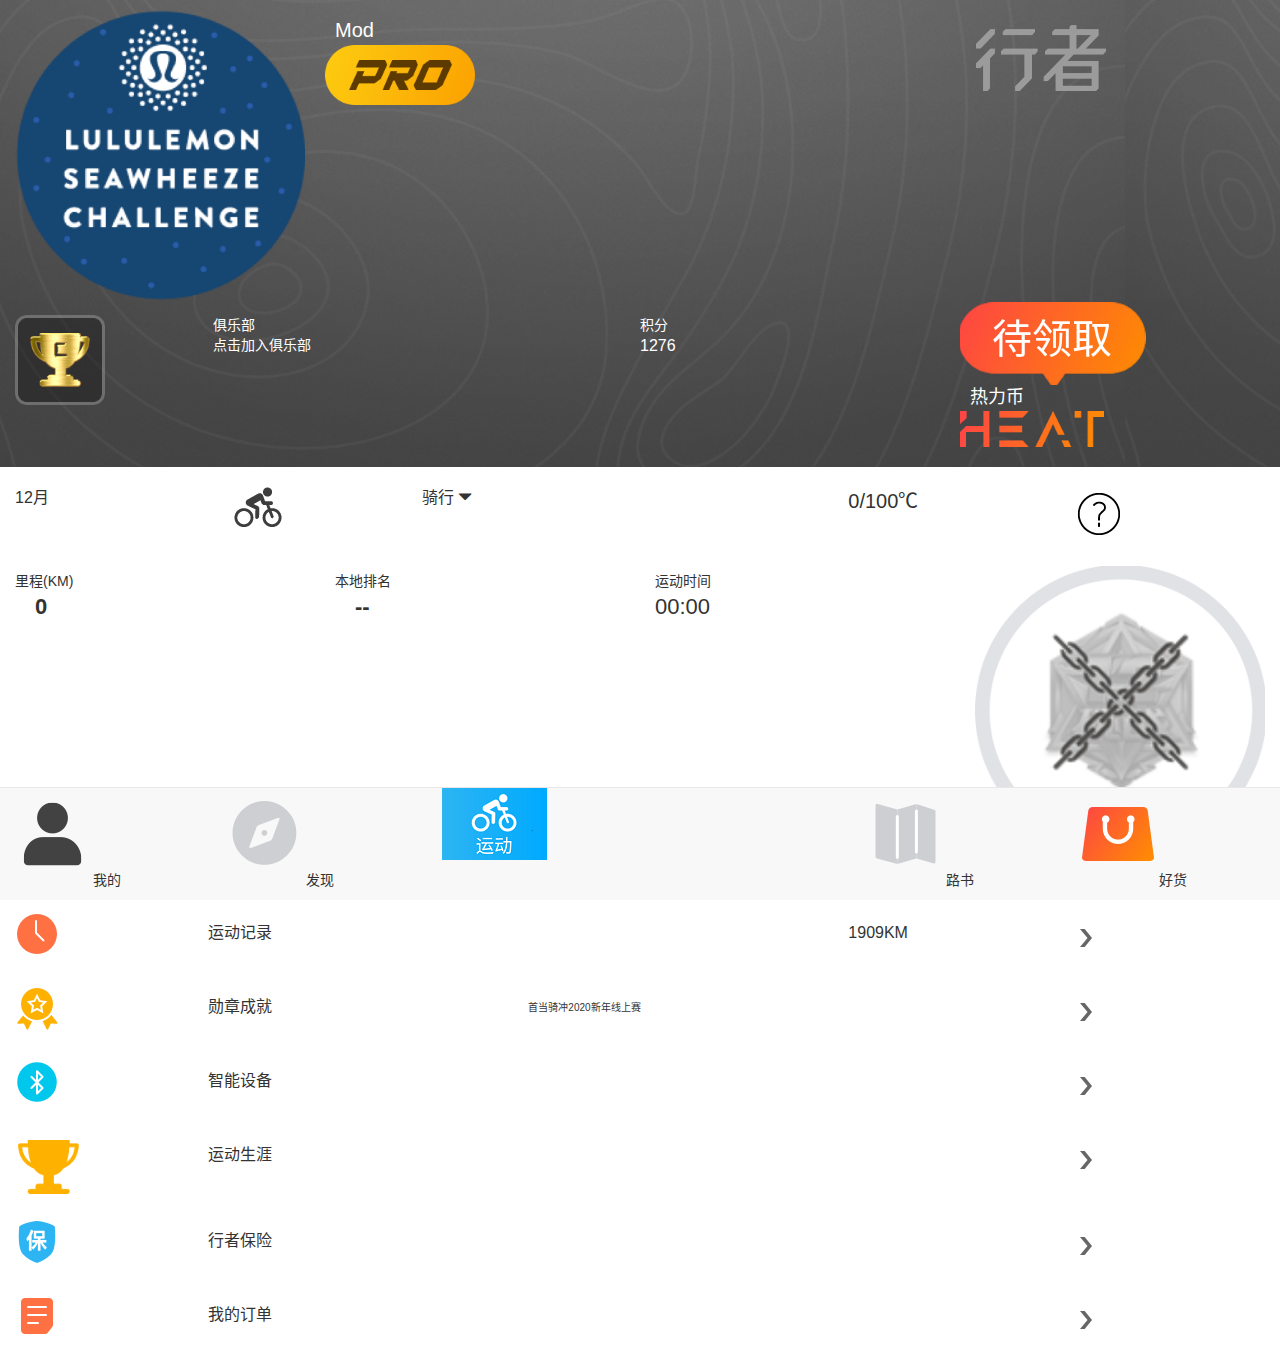
<file: index.html>
﻿<!DOCTYPE html>
<html lang="zh-CN">
	<head>
		<meta charset="utf-8">
		<meta http-equiv="X-UA-Compatible" content="IE=edge">
		<meta name="viewport" content="width=device-width, initial-scale=1">
		<title>行者</title>
		<!-- Bootstrap -->
		<link href="css/bootstrap.css" rel="stylesheet">
		<link rel="stylesheet" href="./css/style.css">
		<!-- HTML5 shim and Respond.js for IE8 support of HTML5 elements and media queries -->
		<!-- WARNING: Respond.js doesn't work if you view the page via file:// -->
		<!--[if lt IE 9]>
		<script src="js/html5shiv.min.js"></script>
		<script src="js/respond.min.js"></script>
		<![endif]-->
	</head>
	<body>
		<div class="container-fluid" style="background:url(./images/ic_mine_top_bg.png);">
			<div class="row"style="margin-top: 10px;">
				<div class="col-xs-3 col-xs-offset-1"style=" margin-left:0px; ">
					<img class="img-responsive"src="./images/medal_default_light.png" alt="">
				</div>
				<div class="col-xs-3"style="margin-top: 6px;">
					<span style="color: white;font-size: 20px;">Mod</span>
					<img style="margin-left: -10px;"class="img-responsive"src="./images/ic_share_pro_template_pro.png" alt="">
				</div>
				<div class="col-xs-2 col-xs-offset-3" style="margin-top: 15px;">
					<img class="img-responsive"src="./images/share_footer.png" alt="">
				</div>
			</div>
			<div class="row">
				<div class="col-xs-2"style="margin-top: 15px;">
					<img class="img-responsive"src="./images/ic_club_pro.png" alt="">
				</div>
				<div class="col-xs-4" style="margin-left: -15px;margin-top: 15px;">
					<span style="color: white;">俱乐部</span><br>
					<span style="color: white; font-size: 14px;">点击加入俱乐部</span>
				</div>
				<div class="col-xs-3"style="margin-top: 15px;">
					<span style="color: white;">积分</span><br>
					<span style="color: white; font-size: 16px;">1276</span>
				</div>
				<div class="col-xs-3">
					<img class="img-responsive"src="./images/ic_heat_coin_receive.png" alt="">
					<span style="color: white;margin-left: 10px; font-size: 18px;">热力币</span>
					<img class="img-responsive"src="./images/ic_heat.png" alt=""><br>
				</div>
			</div>
			
		</div>
		<div class="container-fluid mb ">
		    <div class="row mt">
				<div class="col-xs-2 fz mt">
					<span>12月</span>
				</div>
				<div class="col-xs-2">
					<img class="img-responsive "src="./images/history_type_cycling.png" alt="">
				</div>
				<div class="col-xs-3 mt fz" style="margin-left: -20px;">
					<span>骑行</span>&nbsp<span class="glyphicon glyphicon-triangle-bottom small" aria-hidden="true"></span>
				</div>
				<div class="col-xs-2 mt dfz col-xs-offset-1">
					<span>0/100℃</span>
				</div>
				<div class="col-xs-2 mt5"style="margin-left:5px;">
					<img class="img-responsive"src="./images/equip_00.png" alt="">
				</div>
			</div>
			<div class="row mf">
				<div class="col-xs-3 mt5">
					<span>里程(KM)</span><br>
					<span class="licheng">0</span>
				</div>
				<div class="col-xs-3 mt5">
					<span>本地排名</span><br>
					<span class="licheng">--</span>
				</div>
				<div class="col-xs-3 mt5">
					<span>运动时间</span><br>
					<span style="font-size: 22px;">00:00</span>
				</div>
				<div class="col-xs-3">
					<img class="img-responsive"src="./images/Screenshot_20191222-0924011.png" alt="">
				</div>
			</div>
			<div class="row " style="margin-top: 15px;">
				<div class="col-xs-12">
					<img class="img-responsive"src="./images/2019-12-23 102846.png" alt="">
				</div>
			</div>
		</div>
		<div class="container-fluid">
			<div class="row "style="margin-top: 15px;">
				<div class="col-xs-2">
					<img class="img-responsive "src="./images/ic_mine_history.png" alt="">
				</div>
				<div class="col-xs-3 mt fz"style="margin-left: -20px;">
					<span>运动记录</span>
				</div>	
				<div class="col-xs-2 col-xs-offset-3 mt fz">
					<span>1909KM</span>
				</div>
				<div class="col-xs-2">
					<img class="img-responsive"src="./images/balloon_disclosure.png" alt="">
				</div>
			</div>
			<div class="row mf">
				<div class="col-xs-2">
					<img class="img-responsive "src="./images/ic_mine_medal.png" alt="">
				</div>
				<div class="col-xs-3 mt fz"style="margin-left: -20px;">
					<span>勋章成就</span>
				</div>	
				<div class="col-xs-5  xfz">
					<span class="text-center">首当骑冲2020新年线上赛</span>	
				</div>
				<div class="col-xs-2">
					<img class="img-responsive"src="./images/balloon_disclosure.png" alt="">
				</div>
			</div>
			<div class="row mf">
				<div class="col-xs-2">
					<img class="img-responsive "src="./images/ic_mine_smart_device.png" alt="">
				</div>
				<div class="col-xs-3 mt fz"style="margin-left: -20px;">
					<span>智能设备</span>
				</div>	
				<div class="col-xs-2 col-xs-offset-5">
					<img class="img-responsive"src="./images/balloon_disclosure.png" alt="">
				</div>
			</div>
			<div class="row mf">
				<div class="col-xs-2">
					<img class="img-responsive "src="./images/ic_mine_career.png" alt="">
				</div>
				<div class="col-xs-3 mt fz"style="margin-left: -20px;">
					<span>运动生涯</span>
				</div>	
				<div class="col-xs-2 col-xs-offset-5">
					<img class="img-responsive"src="./images/balloon_disclosure.png" alt="">
				</div>
			</div>
			<div class="row mf">
				<div class="col-xs-2">
					<img class="img-responsive "src="./images/ic_mine_insurance.png" alt="">
				</div>
				<div class="col-xs-3 mt fz"style="margin-left: -20px;">
					<span>行者保险</span>
				</div>	
				<div class="col-xs-2 col-xs-offset-5">
					<img class="img-responsive"src="./images/balloon_disclosure.png" alt="">
				</div>
			</div>
			<div class="row mf ">
				<div class="col-xs-2">
					<img class="img-responsive "src="./images/ic_mine_order.png" alt="">
				</div>
				<div class="col-xs-3 mt fz"style="margin-left: -20px;">
					<span>我的订单</span>
				</div>	
				<div class="col-xs-2 col-xs-offset-5">
					<img class="img-responsive" src="./images/balloon_disclosure.png" alt="">
				</div>
			</div>
		</div>	
		<nav class="navbar navbar-default navbar-fixed-bottom">
			<div class="container-fluid">
				<div class="row">
					<div class="col-xs-2 mt">
						<a href="#"><img class="img-responsive"src="./images/tabbar_user_sel.png" alt=""></a>
						<p class="text-center">我的</p>
					</div>
					<div class="col-xs-2 mt">
						<a href="./discover.html"><img class="img-responsive"src="./images/tabbar_discover_nor.png" alt=""></a> 
						<p class="text-center">发现</p>
					</div>						
					<div class="col-xs-4">
						<a href="./sport.html"><img class="img-responsive"src="./images/sport.png" alt=""></a>
					</div>
					<div class="col-xs-2 mt">
						<a href="./lushu.html"><img class="img-responsive"src="./images/tabbar_lushu_nor.png" alt=""></a>
						<p class="text-center">路书</p>
					</div>
					<div class="col-xs-2 mt">
						<img class="img-responsive"src="./images/tabbar_goods_nor.png" alt="">
						<p class="text-center">好货</p>
					</div>
				</div>
			</div>
		</nav>
		
		<!-- jQuery (necessary for Bootstrap's JavaScript plugins)-->
		<script src="js/jquery.min.js"></script>
		<!-- Include all compiled plugins (below), or include individual files as needed -->
		<script src="js/bootstrap.min.js"></script>
	</body>
</html>
</file>
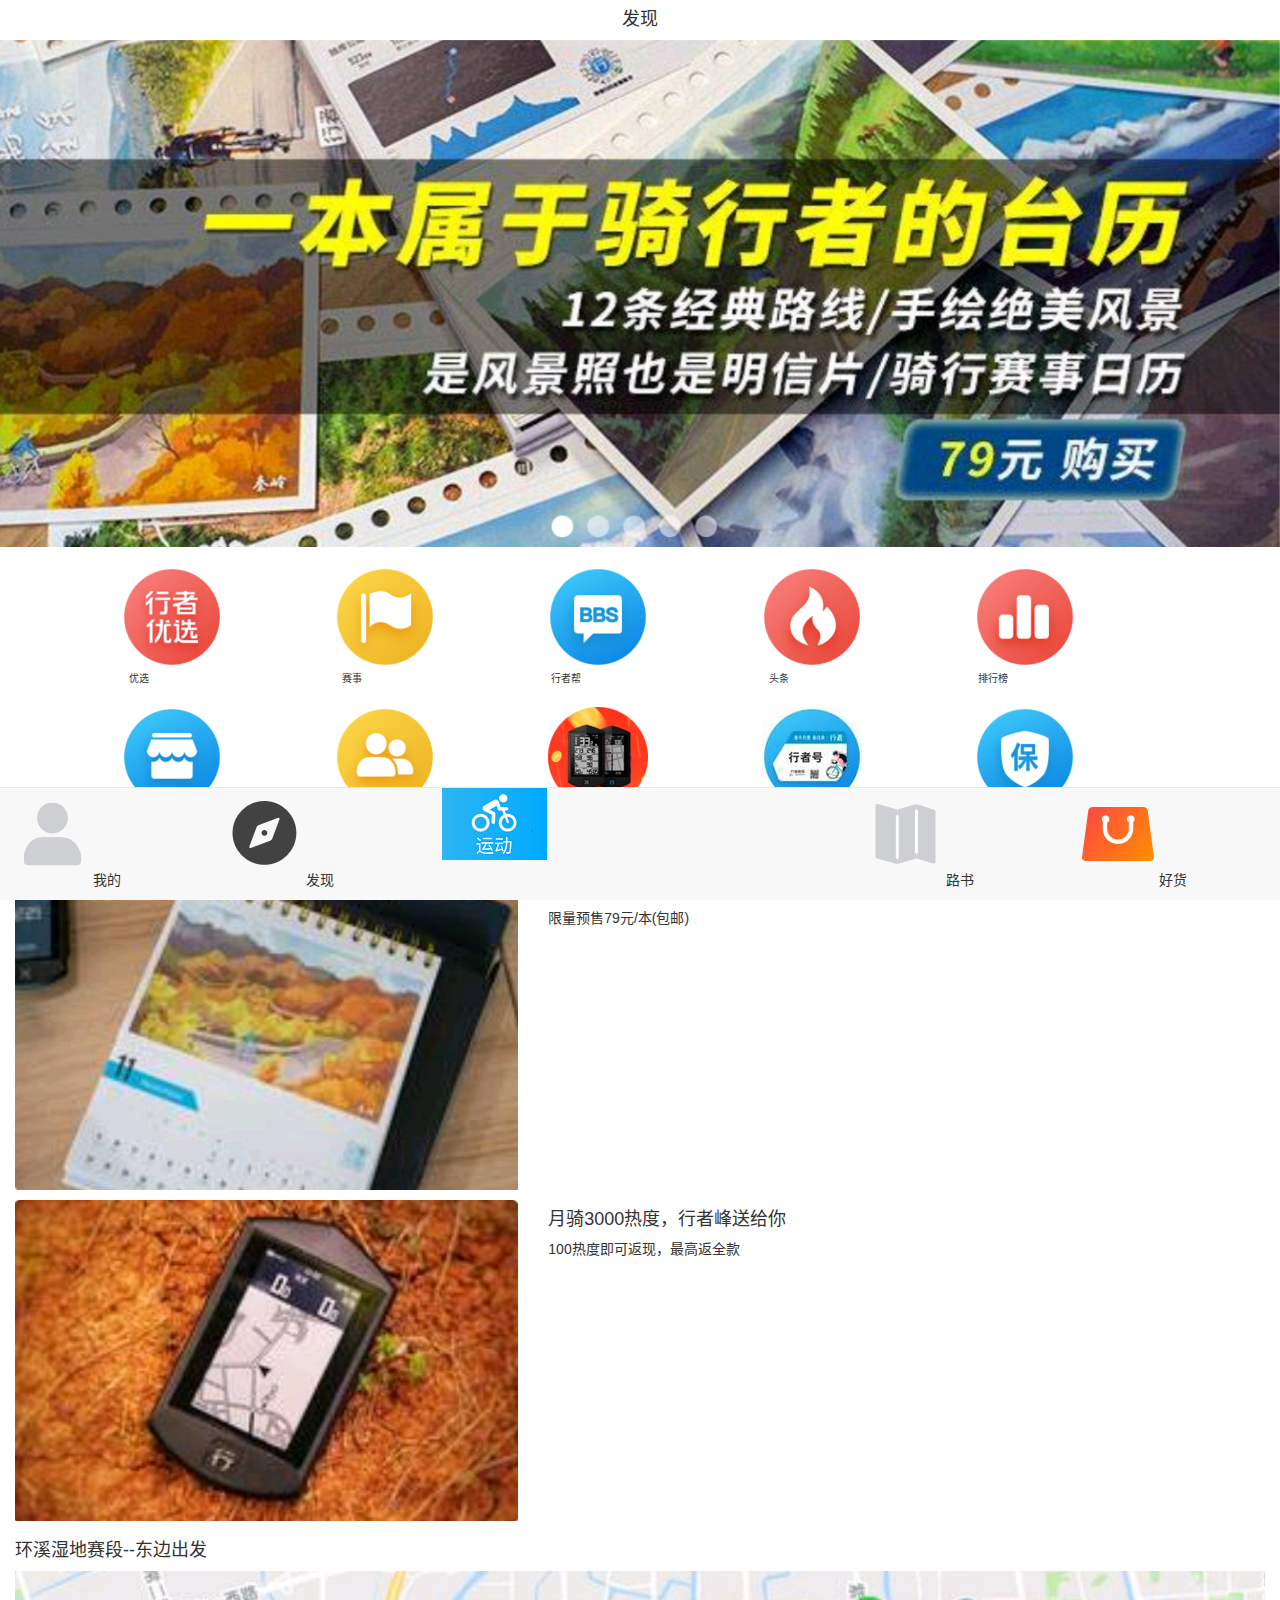
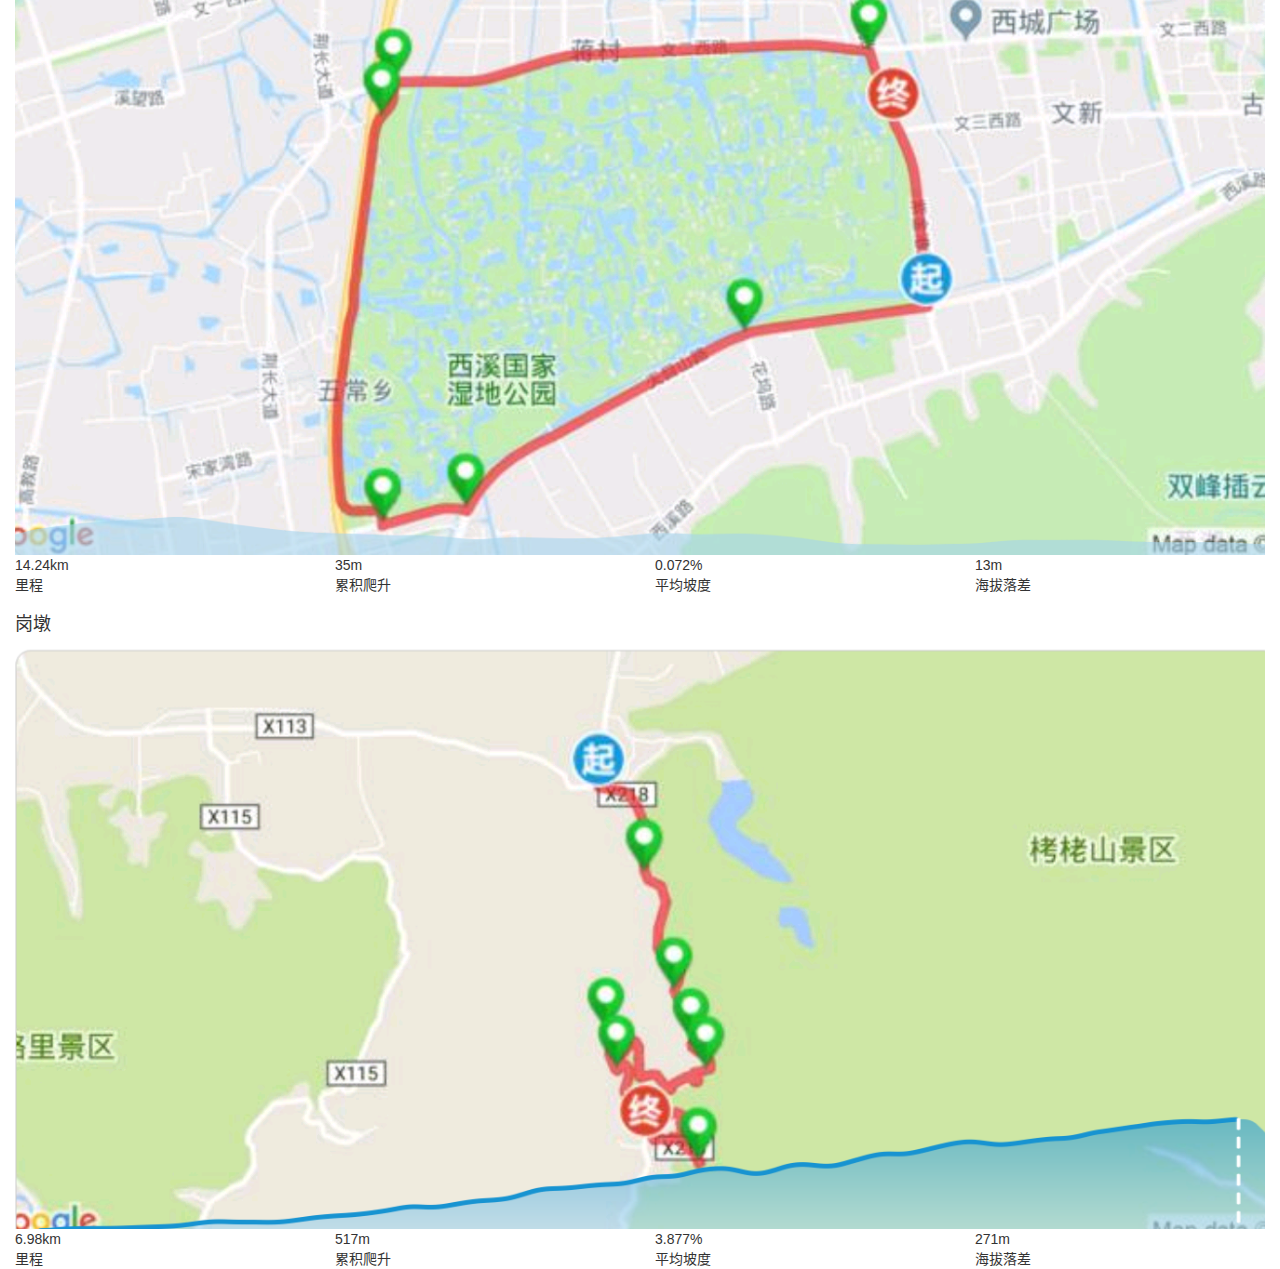
<file: discover.html>
<!DOCTYPE html>
<html lang="zh-CN">
	<head>
		<meta charset="utf-8">
		<meta http-equiv="X-UA-Compatible" content="IE=edge">
		<meta name="viewport" content="width=device-width, initial-scale=1">
		<title>行者</title>
		<!-- Bootstrap -->
		<link href="css/bootstrap.css" rel="stylesheet">
		<link rel="stylesheet" href="./css/style.css">
		<!-- HTML5 shim and Respond.js for IE8 support of HTML5 elements and media queries -->
		<!-- WARNING: Respond.js doesn't work if you view the page via file:// -->
		<!--[if lt IE 9]>
		<script src="js/html5shiv.min.js"></script>
		<script src="js/respond.min.js"></script>
		<![endif]-->
	</head>
	<body>
		<div class="container-fluid">
			<div class="row">			
				<div class="col-xs-12">
					<h4 class="text-center">发现</h4>
				</div>			
			</div>
		</div>
		<div id="carousel-example-generic" class="carousel slide bb" data-ride="carousel">
			<div class="carousel-inner" role="listbox">
				<div class="item active">
					<img src="./images/lb1.png" alt="...">
				</div>
				<div class="item">
					<img src="./images/lb2.png" alt="...">
				</div>
				<div class="item">
					<img src="./images/lb3.png" alt="...">
				</div>
				<div class="item">
					<img src="./images/lb4.png" alt="...">
				</div>
				<div class="item">
					<img src="./images/lb5.png" alt="...">
				</div>
			</div>  
		</div>
		<div class="container-fluid">
			<div class="row mf">
				<div class="col-xs-2 col-xs-offset-1">
					<img class="img-responsive"src="./images/4sdje5fqvnbq2rnwrtoz0lb7b0.png" alt="">
					<span style="margin-left: 7px;font-size: 10px;">优选</span>
				</div>
				<div class="col-xs-2">
					<img class="img-responsive"src="./images/5ftnvsc09enrgsnpriubi45rb0.png" alt="">
					<span style="margin-left: 7px;font-size: 10px;">赛事</span>
				</div>
				<div class="col-xs-2">
					<img class="img-responsive"src="./images/3h488lplzhrwvof4qieawt43f0.png" alt="">
					<span style="margin-left: 3px;font-size: 10px;">行者帮</span>
				</div>
				<div class="col-xs-2">
					<img class="img-responsive"src="./images/6259000l8lstreex1wznratjl0.png" alt="">
					<span style="margin-left: 7px;font-size: 10px;">头条</span>
				</div>
				<div class="col-xs-2">
					<img class="img-responsive"src="./images/qrvj2vo1oi7jm4695srm6mjm0.png" alt="">
					<span style="margin-left: 3px;font-size: 10px;">排行榜</span>
				</div>
			
			</div>
			<div class="row mf">
				<div class="col-xs-2 col-xs-offset-1">
					<img class="img-responsive"src="./images/21exy41ddhxmm9t02jsrcwuwl0.png" alt="">
					<span style="margin-left: 7px;font-size: 10px;">门店</span>
				</div>
				<div class="col-xs-2">
					<img class="img-responsive"src="./images/2aie7d8tghgrzrcxn5d9t5x8x0.png" alt="">
					<span style="margin-left: 7px;font-size: 10px;">约伴</span>
				</div>
				<div class="col-xs-2">
					<img class="img-responsive"src="./images/2vpvo0wddos56mivnyvbeqf2g0.png" alt="">
					<span style="margin-left: 7px;font-size: 10px;">峰表</span>
				</div>
				<div class="col-xs-2">
					<img class="img-responsive"src="./images/3lzvomktstvqtmq204ldk6v250.png" alt="">
					<span style="margin-left: 7px;font-size: 10px;">车牌</span>
				</div>
				<div class="col-xs-2">
					<img class="img-responsive"src="./images/444wm76h1790ozi5g0uzx0ghk0.png" alt="">
					<span style="margin-left: 7px;font-size: 10px;">保障</span>
				</div>
			
			</div>
			<div class="row " style="margin-top: 15px;">
				<div class="col-xs-12">
					<img class="img-responsive"src="./images/2019-12-23 102846.png" alt="">
				</div>
			</div>
		</div>
		<div class="container-fluid">
			<div class="row mt">
				<div class="col-xs-5">
					<img class="img-responsive"src="./images/Screenshot_20191222-092416.png" alt="">
				</div>
				<div class="col-xs-7">
					<h4>这是一本真正属于骑行者的台历</h4>
					<span>限量预售79元/本(包邮)</span>
				</div>
			</div>
			<div class="row mt">
				<div class="col-xs-5">
					<img class="img-responsive"src="./images/Screenshot_20191222-0924116.png" alt="">
				</div>
				<div class="col-xs-7">
					<h4>月骑3000热度，行者峰送给你</h4>
					<span>100热度即可返现，最高返全款</span>
				</div>
			</div>
			<div class="row mt">
				<div class="col-xs-12">
					<h4>环溪湿地赛段--东边出发</h4>					
				</div>			
				<div class="col-xs-12">
					<img class="img-responsive"src="./images/Screenshot_20191223-154727.png" alt="">
				</div>
				<div class="col-xs-3">
					<span>14.24km</span><br>
					<span>里程</span>
				</div>
				<div class="col-xs-3">
					<span>35m</span><br>
					<span>累积爬升</span>
				</div>
				<div class="col-xs-3">
					<span>0.072%</span><br>
					<span>平均坡度</span>
				</div>
				<div class="col-xs-3">
					<span>13m</span><br>
					<span>海拔落差</span>
				</div>
			</div>
			<div class="row mt">
				<div class="col-xs-12">
					<h4>岗墩</h4>					
				</div>			
				<div class="col-xs-12">
					<img class="img-responsive"src="./images/Screenshot_20191223-1514727.png" alt="">
				</div>
				<div class="col-xs-3">
					<span>6.98km</span><br>
					<span>里程</span>
				</div>
				<div class="col-xs-3">
					<span>517m</span><br>
					<span>累积爬升</span>
				</div>
				<div class="col-xs-3">
					<span>3.877%</span><br>
					<span>平均坡度</span>
				</div>
				<div class="col-xs-3">
					<span>271m</span><br>
					<span>海拔落差</span>
				</div>
			</div>
		</div>
		<nav class="navbar navbar-default navbar-fixed-bottom">
			<div class="container-fluid">
				<div class="row">
					<div class="col-xs-2 mt">
						<a href="./index.html"><img class="img-responsive"src="./images/tabbar_user_nor.png" alt=""></a>
						<p class="text-center">我的</p>
					</div>
					<div class="col-xs-2 mt">
						<a href="./discover.html"><img class="img-responsive"src="./images/tabbar_discover_sel.png" alt=""></a> 
						<p class="text-center">发现</p>
					</div>						
					<div class="col-xs-4">
						<a href="./sport.html"><img class="img-responsive"src="./images/sport.png" alt=""></a>
					</div>
					<div class="col-xs-2 mt">
						<a href="./lushu.html"><img class="img-responsive"src="./images/tabbar_lushu_nor.png" alt=""></a>
						<p class="text-center">路书</p>
					</div>
					<div class="col-xs-2 mt">
						<img class="img-responsive"src="./images/tabbar_goods_nor.png" alt="">
						<p class="text-center">好货</p>
					</div>
				</div>
			</div>
		</nav>
		<!-- jQuery (necessary for Bootstrap's JavaScript plugins)-->
		<script src="js/jquery.min.js"></script>
		<!-- Include all compiled plugins (below), or include individual files as needed -->
		<script src="js/bootstrap.min.js"></script>
	</body>
</html>
</file>
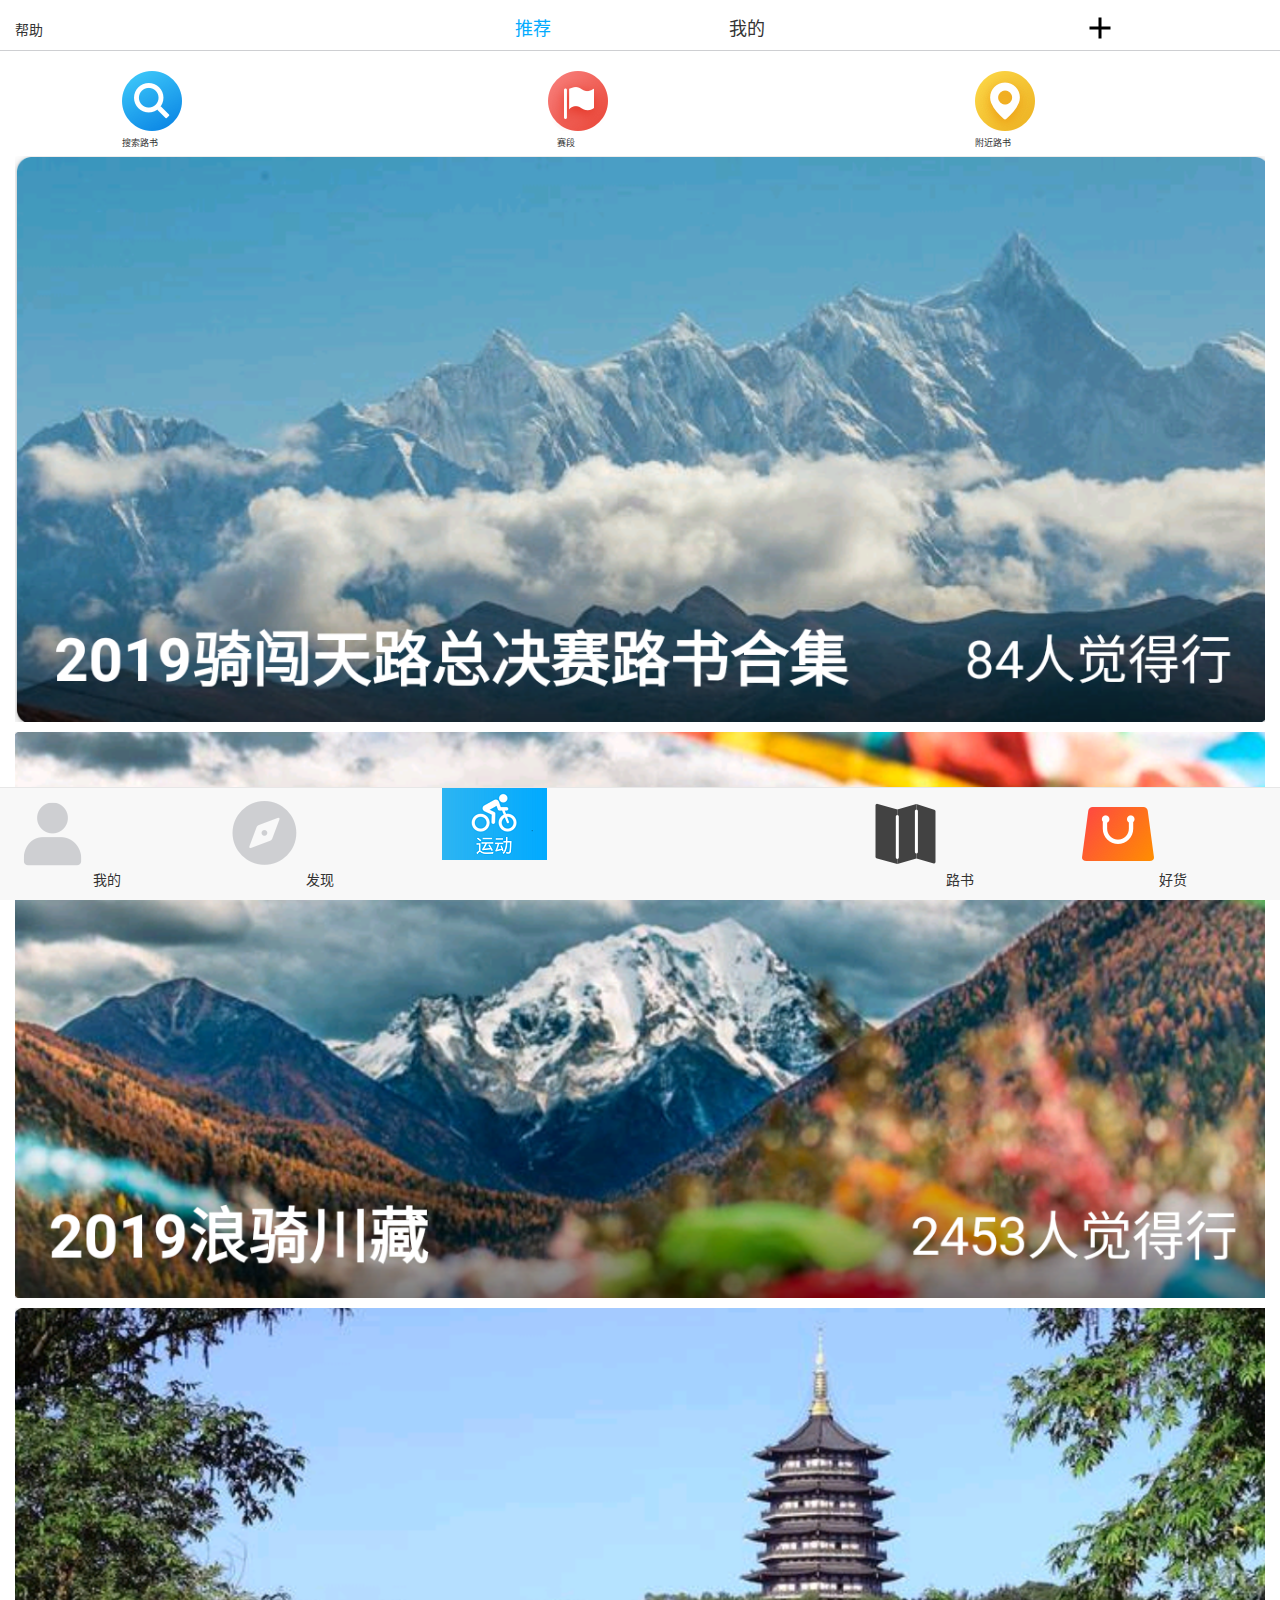
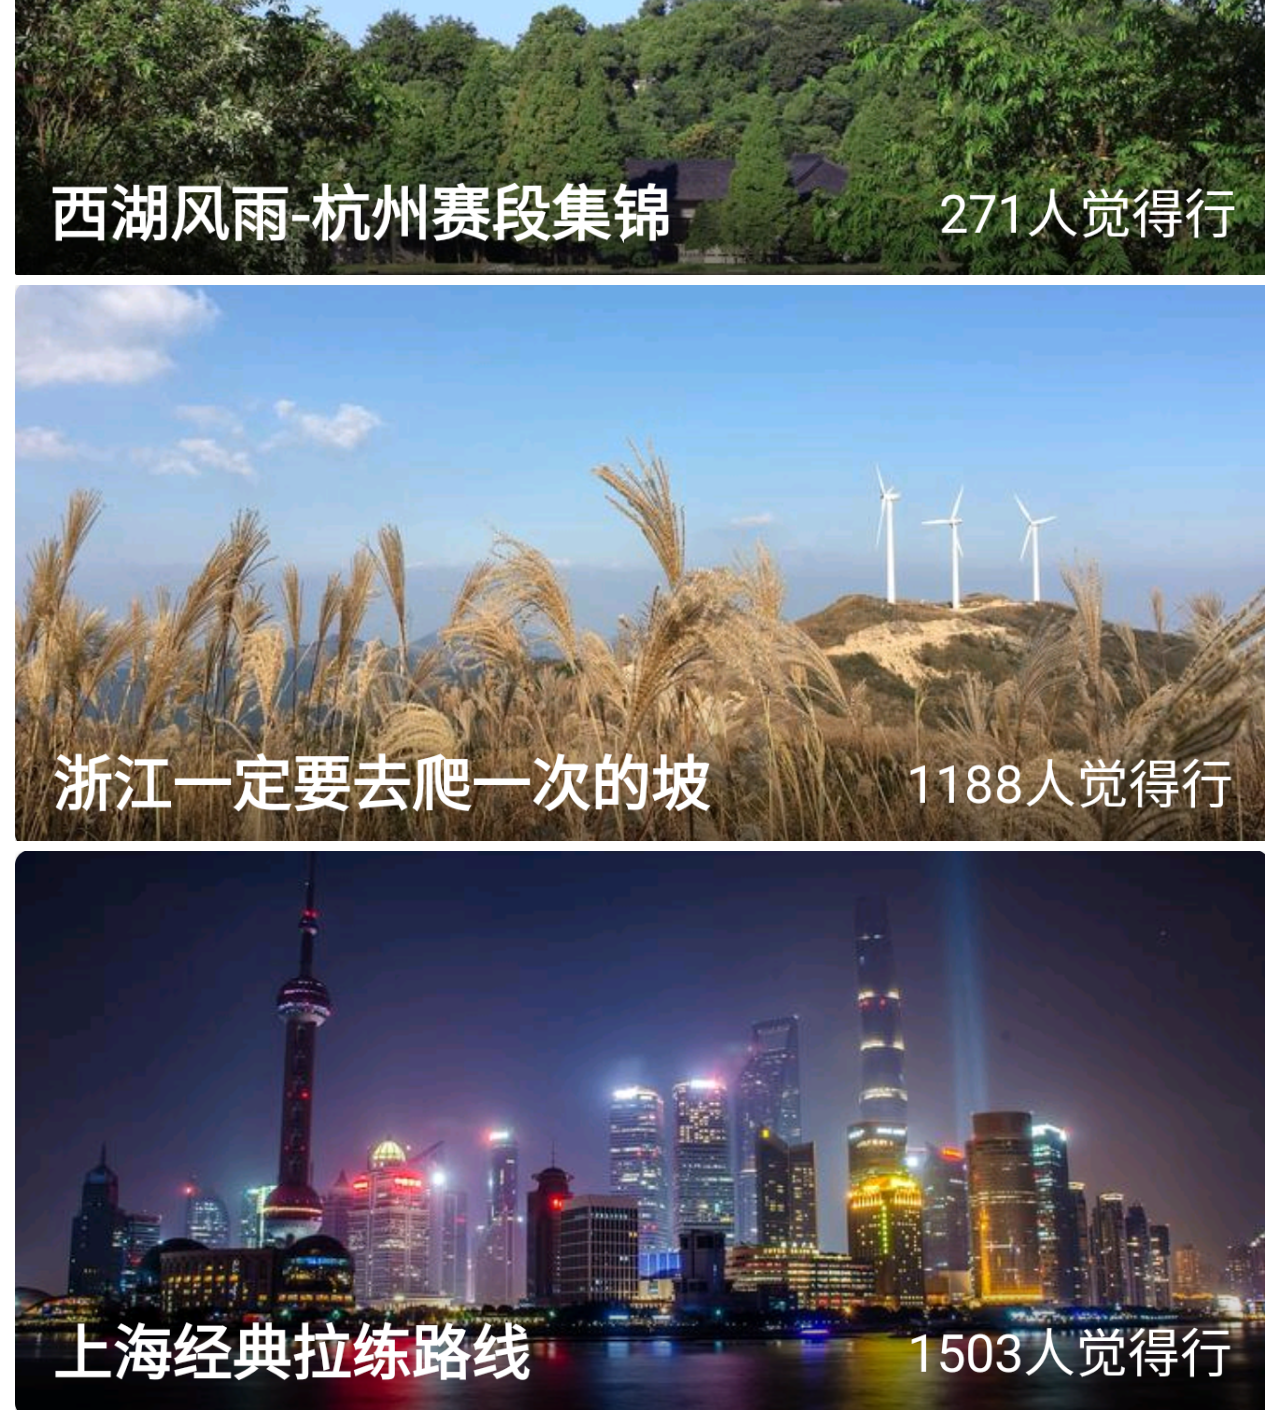
<file: lushu.html>
<!DOCTYPE html>
<html lang="zh-CN">
	<head>
		<meta charset="utf-8">
		<meta http-equiv="X-UA-Compatible" content="IE=edge">
		<meta name="viewport" content="width=device-width, initial-scale=1">
		<title>行者</title>
		<!-- Bootstrap -->
		<link href="css/bootstrap.css" rel="stylesheet">
		<link rel="stylesheet" href="./css/style.css">
		<!-- HTML5 shim and Respond.js for IE8 support of HTML5 elements and media queries -->
		<!-- WARNING: Respond.js doesn't work if you view the page via file:// -->
		<!--[if lt IE 9]>
		<script src="js/html5shiv.min.js"></script>
		<script src="js/respond.min.js"></script>
		<![endif]-->
	</head>
	<body>
		<div class="container-fluid"style="border-bottom:1px solid #cecfd2;">
			<div class="row mt">	
				<div class="col-xs-2" style="margin-top: 10px;">
					<span>帮助</span>
				</div>
				<div class="col-xs-2 col-xs-offset-2">
					<h4 class="text-center" style="color:#03abfe;">推荐</h4>
				</div>	
				<div class="col-xs-2">
					<h4 class="text-center">我的</h4>
				</div>	
				<div class="col-xs-2 col-xs-offset-2">
					<img class="img-responsive"src="./images/ic_plus_svg.png" alt="">
				</div>
			</div>
		</div>
		<div class="container-fluid mf">
			<div class="row">
				<div class="col-xs-2 col-xs-offset-1">
					<img class="img-responsive"src="./images/ic_lushu_search.png" alt="">
					<span style="font-size: 9px;">搜索路书</span>
				</div>
				<div class="col-xs-2 col-xs-offset-2">
					<img class="img-responsive"src="./images/ic_lushu_segment.png" alt="">
					<span style="font-size: 9px;margin-left: 9px;">赛段</span>
				</div>
				<div class="col-xs-2 col-xs-offset-2">
					<img class="img-responsive"src="./images/ic_lushu_nearby.png "alt="">
					<span style="font-size: 9px;">附近路书</span>
				</div>
			</div>
		</div>
		<div class="container-fluid mt5">
			<div class="row">
				<div class="col-xs-12 "><img class="img-responsive"src="./images/ls1.png" alt=""></div>
				<div class="col-xs-12 mt"><img class="img-responsive"src="./images/ls2.png" alt=""></div>
				<div class="col-xs-12 mt"><img class="img-responsive"src="./images/l's.png" alt=""></div>
				<div class="col-xs-12 mt"><img class="img-responsive"src="./images/ls3.png" alt=""></div>
				<div class="col-xs-12 mt"><img class="img-responsive"src="./images/ls4.png" alt=""></div>
			</div>
		</div>
		<nav class="navbar navbar-default navbar-fixed-bottom">
			<div class="container-fluid">
				<div class="row">
					<div class="col-xs-2 mt">
						<a href="./index.html"><img class="img-responsive"src="./images/tabbar_user_nor.png" alt=""></a>
						<p class="text-center">我的</p>
					</div>
					<div class="col-xs-2 mt">
						<a href="./discover.html"><img class="img-responsive"src="./images/tabbar_discover_nor.png" alt=""></a> 
						<p class="text-center">发现</p>
					</div>						
					<div class="col-xs-4">
						<a href="./sport.html"><img class="img-responsive"src="./images/sport.png" alt=""></a>
					</div>
					<div class="col-xs-2 mt">
						<a href="./lushu.html"><img class="img-responsive"src="./images/tabbar_lushu_sel.png" alt=""></a>
						<p class="text-center">路书</p>
					</div>
					<div class="col-xs-2 mt">
						<img class="img-responsive"src="./images/tabbar_goods_nor.png" alt="">
						<p class="text-center">好货</p>
					</div>
				</div>
			</div>
		</nav>
		<!-- jQuery (necessary for Bootstrap's JavaScript plugins)-->
		<script src="js/jquery.min.js"></script>
		<!-- Include all compiled plugins (below), or include individual files as needed -->
		<script src="js/bootstrap.min.js"></script>
	</body>
</html>
</file>
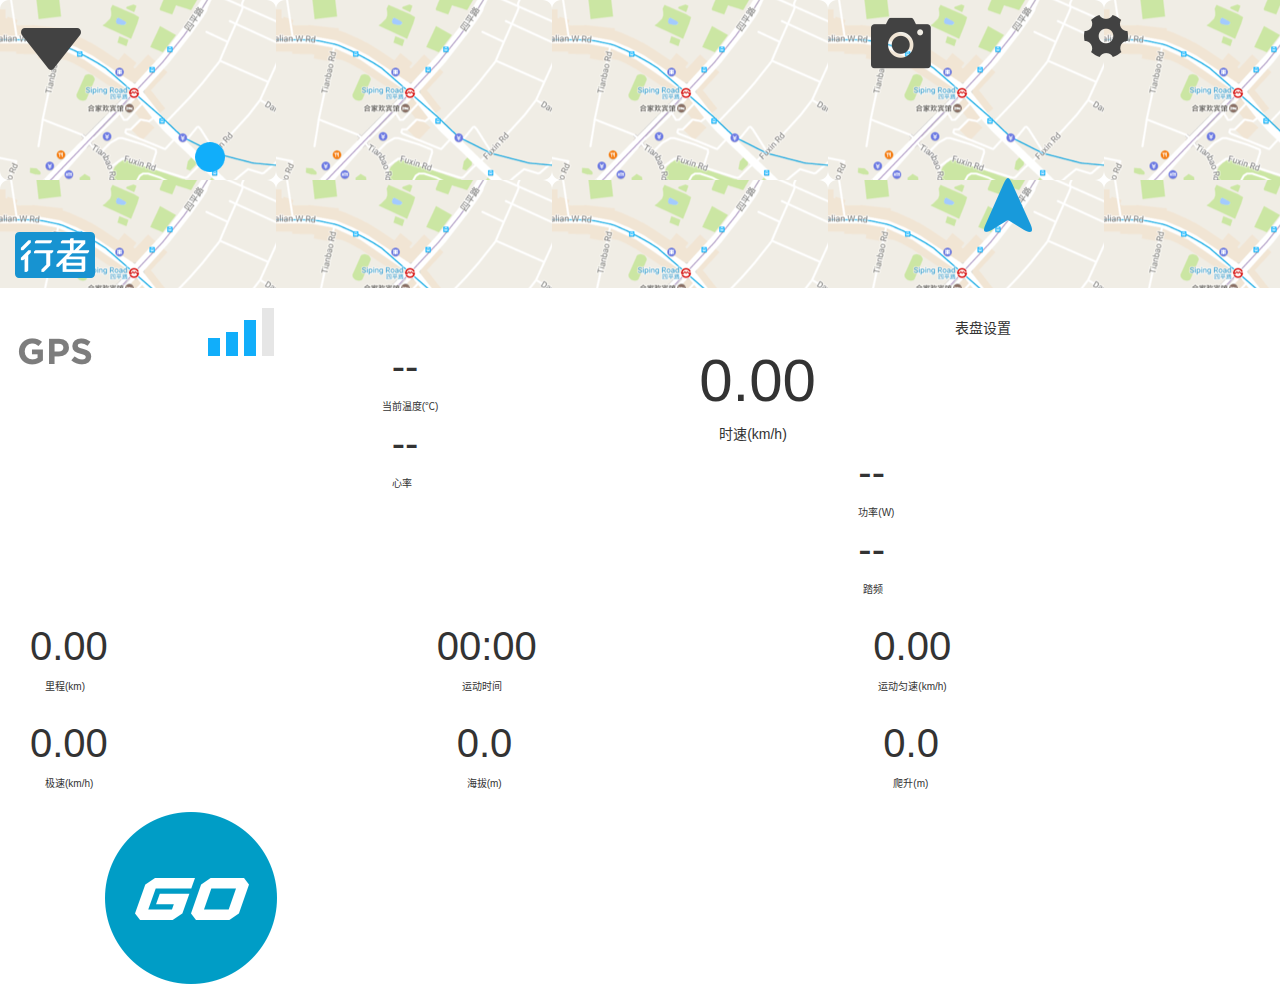
<file: sport.html>
<!DOCTYPE html>
<html lang="zh-CN">
	<head>
		<meta charset="utf-8">
		<meta http-equiv="X-UA-Compatible" content="IE=edge">
		<meta name="viewport" content="width=device-width, initial-scale=1">
		<title>行者</title>
		<!-- Bootstrap -->
		<link href="css/bootstrap.css" rel="stylesheet">
		<link rel="stylesheet" href="./css/style.css">
		<!-- HTML5 shim and Respond.js for IE8 support of HTML5 elements and media queries -->
		<!-- WARNING: Respond.js doesn't work if you view the page via file:// -->
		<!--[if lt IE 9]>
		<script src="js/html5shiv.min.js"></script>
		<script src="js/respond.min.js"></script>
		<![endif]-->
	</head>
	<body>
		<div class="container-fluid" style="background:url(./images/google_normal_tile.png);">
			<div class="row mt mb">
				<div class="col-xs-2">
					<a href="./index.html"><img class="img-responsive"src="./images/ic_hide_sport_black.png" alt=""></a>
				</div>
				<div class="col-xs-2 col-xs-offset-6">
					<img class="img-responsive"src="./images/ic_camera_sport_black.png" alt="">
				</div>
				<div class="col-xs-2">
					<img class="img-responsive"src="./images/ic_settings_dark.png" alt="">
				</div>
				<div class="col-xs-12 "style="margin-left:180px; margin-top:60px;">
					<img class="img-responsive"src="./images/ic_xoss_g_connecting.png" alt="">
				</div>
				<div class="col-xs-2" style="margin-top: 60px;">
					<img class="img-responsive" src="./images/ic_logo_map_sport.png" alt="">
				</div>
				<div class="col-xs-2 col-xs-offset-7">
					<img src="./images/ic_quick_nav.png" alt="">
				</div>
			</div>
		</div>
		<div class="container-fluid mf">
			<div class="row">
				<div class="col-xs-2 mt5">
					<img class="img-responsive"src="./images/ic_gps_single_tag.png" alt="">
				</div>
				<div style="margin-left: -20px;"class="col-xs-2">
					<img class="img-responsive"src="./images/ic_bluetooth_signal_3.png" alt="">
				</div>
				<div class="col-xs-3 col-xs-offset-5 mt">
					<span>表盘设置</span>
				</div>
				<div class="row ">
					<div class="col-xs-3">
						<span style="font-size: 40px; margin-left: -30px;">--</span><br>
						<span style="font-size: 10px;margin-left: -40px;" >当前温度(℃)</span><br>
						<span style="font-size: 40px; margin-left: -30px;">--</span><br>
						<span style="font-size: 10px;margin-left: -30px;">心率</span>
					</div>
					<div class="col-xs-4 col-xs-offset-1"style="margin-left: -60px;">
						<span style="font-size: 60px;margin-left: 10px;">0.00</span><br>
						<span style="margin-left: 30px;">时速(km/h)</span>
					</div>
					<div class="col-xs-3 col-xs-offset-1">
						<span style="font-size: 40px; margin-left: 0px;">--</span><br>
						<span style="font-size: 10px;margin-left: 0px;" >功率(W)</span><br>
						<span style="font-size: 40px; margin-left: 0px;">--</span><br>
						<span style="font-size: 10px;margin-left: 5px;">踏频</span>
					</div>
				</div>
				<div class="row mf">
					<div class="col-xs-4">
						<span style="font-size: 40px;margin-left: 30px;">0.00</span><br>
						<span style="font-size: 10px;margin-left: 45px;">里程(km)</span>
					</div>
					<div class="col-xs-4">
						<span style="font-size: 40px;margin-left: 0px;">00:00</span><br>
						<span style="font-size: 10px;margin-left: 25px;">运动时间</span>
					</div>
					<div class="col-xs-4">
						<span style="font-size: 40px;margin-left: 0px;">0.00</span><br>
						<span style="font-size: 10px;margin-left: 5px;">运动匀速(km/h)</span>
					</div>
				</div>
				<div class="row mf">
					<div class="col-xs-4">
						<span style="font-size: 40px;margin-left: 30px;">0.00</span><br>
						<span style="font-size: 10px;margin-left: 45px;">极速(km/h)</span>
					</div>
					<div class="col-xs-4">
						<span style="font-size: 40px;margin-left: 20px;">0.0</span><br>
						<span style="font-size: 10px;margin-left: 30px;">海拔(m)</span>
					</div>
					<div class="col-xs-4">
						<span style="font-size: 40px;margin-left: 10px;">0.0</span><br>
						<span style="font-size: 10px;margin-left: 20px;">爬升(m)</span>
					</div>
				</div>
				<div class="col-xs-12 mf"style="margin-left:90px">
					<img class="img-responsive"src="./images/start_sport_pro_v1.png" alt="">
				</div>
			</div>	
		</div>
		<!-- jQuery (necessary for Bootstrap's JavaScript plugins)-->
		<script src="js/jquery.min.js"></script>
		<!-- Include all compiled plugins (below), or include individual files as needed -->
		<script src="js/bootstrap.min.js"></script>
	</body>
</html>
</file>
<file: css/style.css>
.bg{
	height: 200px;
}
.mt{
	margin-top: 10px;
}
.mf{
	margin-top: 20px;
}
.fz{
	font-size: 16px;
}
.xfz{
	font-size: 10px;
	margin-top: 15px;
}

.dfz{
	font-size: 20px;
}
.mt5{
	margin-top: 5px;
}
.licheng{
	margin-left: 20px;
	font-size: 22px;
	font-weight: bold;
}
.mb{
	margin-bottom: 10px;
}
</file>
